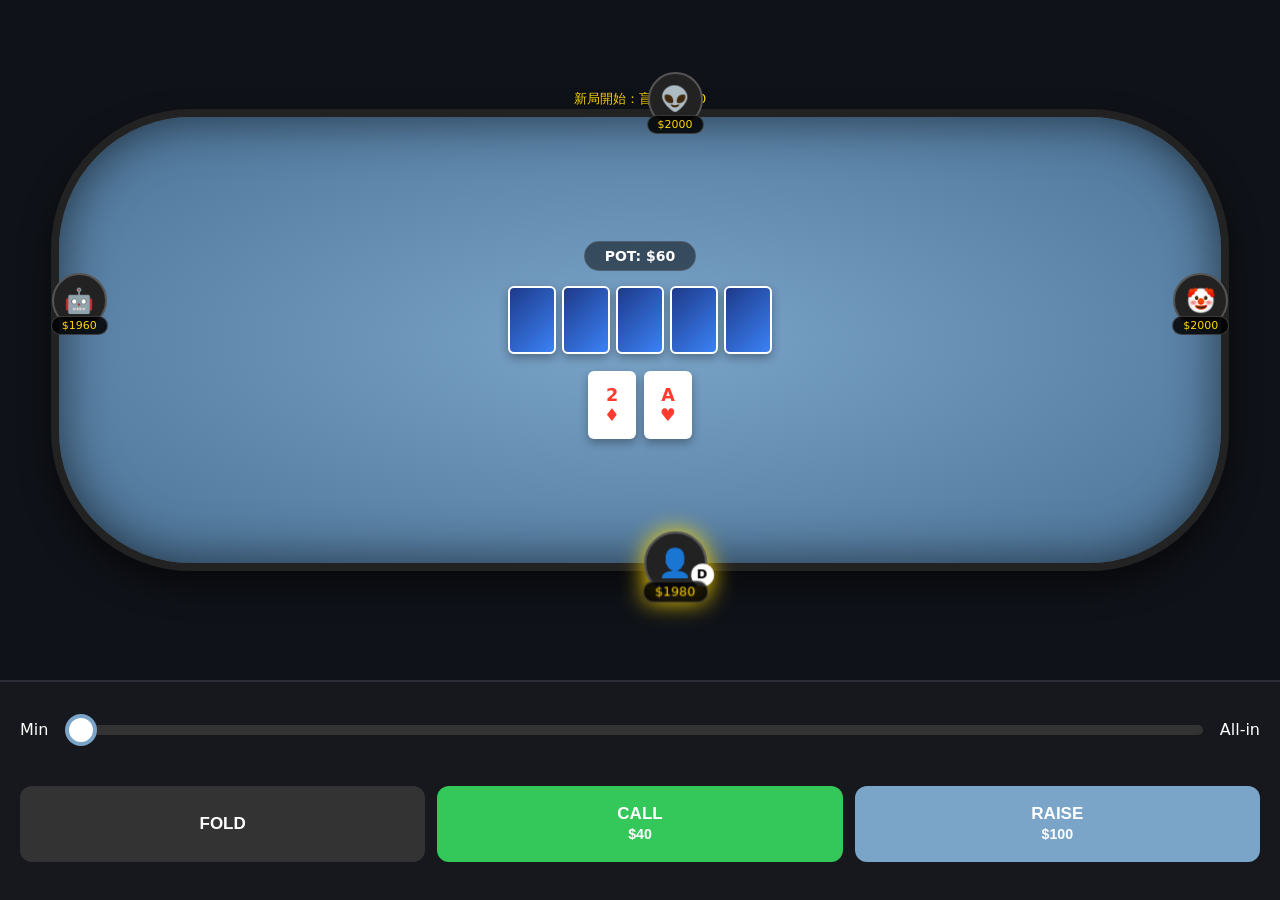
<file: index.html>
<!DOCTYPE html>
<html lang="zh-TW">
<head>
    <meta charset="UTF-8">
    <meta name="viewport" content="width=device-width, initial-scale=1.0, maximum-scale=1.0, user-scalable=no">
    <title>Nebula Casino | Pro Hold'em</title>
    <style>
        :root {
            --foggy-blue: #7ba4c9;
            --foggy-dark: #4a7296;
            --glass: rgba(255, 255, 255, 0.12);
            --upoker-green: #34C759;
            --upoker-red: #FF3B30;
            --gold: #FFD700;
        }

        * { box-sizing: border-box; -webkit-tap-highlight-color: transparent; }
        body {
            margin: 0; padding: 0; background: #0f1218;
            font-family: -apple-system, system-ui, sans-serif; height: 100vh;
            display: flex; flex-direction: column; color: white; overflow: hidden;
        }

        /* --- 專業橢圓牌桌 --- */
        .table-container {
            flex: 1; position: relative; display: flex; 
            justify-content: center; align-items: center;
        }

        .poker-table {
            width: 92%; height: 68%;
            background: radial-gradient(ellipse at center, var(--foggy-blue) 0%, var(--foggy-dark) 100%);
            border-radius: 140px;
            border: 8px solid #222;
            box-shadow: 0 0 50px rgba(0,0,0,0.6) inset, 0 15px 30px rgba(0,0,0,0.5);
            position: relative;
            display: flex; flex-direction: column; align-items: center; justify-content: center;
        }

        /* --- 座位系統 --- */
        .seat {
            position: absolute; width: 70px; display: flex; flex-direction: column; align-items: center;
            transition: all 0.3s;
        }
        .seat.active { transform: scale(1.15); filter: drop-shadow(0 0 10px var(--gold)); }
        .seat.pos-0 { bottom: -35px; } /* 玩家 (Hero) */
        .seat.pos-1 { left: -15px; top: 35%; }
        .seat.pos-2 { top: -45px; }
        .seat.pos-3 { right: -15px; top: 35%; }
        
        .avatar {
            width: 55px; height: 55px; border-radius: 50%; background: #222;
            border: 2px solid #555; display: flex; align-items: center; justify-content: center;
            font-size: 24px; position: relative;
        }
        .chip-badge {
            background: rgba(0,0,0,0.85); padding: 2px 10px; border-radius: 10px;
            font-size: 11px; margin-top: -12px; z-index: 5; border: 1px solid rgba(255,255,255,0.2);
            color: var(--gold);
        }
        .dealer-btn {
            position: absolute; width: 20px; height: 20px; background: white; color: black;
            border-radius: 50%; font-size: 11px; font-weight: 900; line-height: 20px; 
            text-align: center; right: -8px; bottom: 5px;
        }

        /* --- 牌桌中央 --- */
        .pot-box {
            background: rgba(0,0,0,0.5); padding: 6px 20px; border-radius: 20px;
            font-size: 14px; font-weight: bold; margin-bottom: 15px; border: 1px solid var(--glass);
        }
        .community-cards { display: flex; gap: 6px; min-height: 70px; }
        .card {
            width: 48px; height: 68px; background: white; border-radius: 6px;
            display: flex; flex-direction: column; align-items: center; justify-content: center;
            font-weight: 800; color: #222; font-size: 1.1rem;
            box-shadow: 0 4px 10px rgba(0,0,0,0.3);
            animation: cardPop 0.3s ease-out;
        }
        .card.red { color: var(--upoker-red); }
        .card.back { background: linear-gradient(135deg, #1e3a8a, #3b82f6); border: 2px solid white; color: transparent; }

        @keyframes cardPop { from { transform: translateY(20px); opacity: 0; } to { transform: translateY(0); opacity: 1; } }

        /* --- 玩家底牌 (Hero) --- */
        .hero-hand { display: flex; gap: 8px; margin-top: 15px; }

        /* --- 底部控制面板 --- */
        .action-panel {
            height: 220px; background: #16181d; border-top: 2px solid #2a2d35;
            padding: 15px 20px; display: flex; flex-direction: column; justify-content: space-around;
        }
        
        .slider-row { display: flex; align-items: center; gap: 15px; }
        input[type=range] { flex: 1; height: 10px; background: #333; border-radius: 5px; -webkit-appearance: none; }
        input[type=range]::-webkit-slider-thumb {
            -webkit-appearance: none; width: 32px; height: 32px; background: white; border-radius: 50%; border: 4px solid var(--foggy-blue);
        }

        .btn-row { display: grid; grid-template-columns: 1fr 1fr 1fr; gap: 12px; }
        .act-btn {
            border: none; padding: 18px 0; border-radius: 12px; font-size: 17px; font-weight: bold;
            color: white; cursor: pointer; transition: 0.1s;
        }
        .act-btn:disabled { opacity: 0.3; cursor: not-allowed; }
        .act-btn.fold { background: #333; }
        .act-btn.call { background: var(--upoker-green); }
        .act-btn.raise { background: var(--foggy-blue); }

        #game-log {
            position: fixed; top: 10%; width: 100%; text-align: center;
            font-size: 13px; color: var(--gold); text-shadow: 0 0 5px black;
        }
    </style>
</head>
<body>

<div id="game-log">等待新局開始...</div>

<div class="table-container">
    <div class="poker-table">
        <div id="seats-layer"></div>

        <div class="pot-box">POT: $<span id="main-pot">0</span></div>
        <div class="community-cards" id="comm-cards"></div>
        
        <div class="hero-hand" id="hero-cards"></div>
    </div>
</div>

<div class="action-panel">
    <div class="slider-row">
        <span id="min-raise">Min</span>
        <input type="range" id="raise-slider" min="100" max="1000" value="100" oninput="document.getElementById('raise-amount').innerText = this.value">
        <span>All-in</span>
    </div>
    
    <div class="btn-row">
        <button class="act-btn fold" onclick="game.handleAction('FOLD')">FOLD</button>
        <button class="act-btn call" onclick="game.handleAction('CALL')" id="call-btn">CHECK</button>
        <button class="act-btn raise" onclick="game.handleAction('RAISE')" id="raise-btn">RAISE<br><small>$<span id="raise-amount">100</span></small></button>
    </div>
</div>

<script>
    const SUITS = {S:'♠', H:'♥', D:'♦', C:'♣'};
    const RANKS = ['2','3','4','5','6','7','8','9','T','J','Q','K','A'];

    class PokerEngine {
        constructor() {
            this.players = [
                { id: 0, name: 'You', chips: 2000, isHero: true, avatar: '👤' },
                { id: 1, name: 'Bot A', chips: 2000, isHero: false, avatar: '🤖' },
                { id: 2, name: 'Bot B', chips: 2000, isHero: false, avatar: '👽' },
                { id: 3, name: 'Bot C', chips: 2000, isHero: false, avatar: '🤡' }
            ];
            this.pot = 0;
            this.deck = [];
            this.commCards = [];
            this.dealerIdx = 0;
            this.activeIdx = 0;
            this.currentCall = 0;
            this.phase = 'PREFLOP'; // PREFLOP, FLOP, TURN, RIVER, SHOWDOWN
            this.initRound();
        }

        initRound() {
            this.deck = [];
            for (let r of RANKS) for (let s in SUITS) this.deck.push({r, s});
            this.deck.sort(() => Math.random() - 0.5);
            
            this.commCards = [];
            this.pot = 0;
            this.currentCall = 40; // 大盲 40
            this.phase = 'PREFLOP';
            
            // 盲注扣除 (簡化版：Hero 固定小盲，Next 固定大盲)
            this.players[0].chips -= 20;
            this.players[1].chips -= 40;
            this.pot = 60;
            
            this.players.forEach(p => p.hand = [this.deck.pop(), this.deck.pop()]);
            this.activeIdx = 0; // 玩家開始
            this.render();
            this.log(`新局開始：盲注 20/40`);
        }

        render() {
            // 渲染座位
            const layer = document.getElementById('seats-layer');
            layer.innerHTML = this.players.map((p, i) => `
                <div class="seat pos-${i} ${this.activeIdx === i ? 'active' : ''}">
                    <div class="avatar">${p.avatar} ${this.dealerIdx === i ? '<div class="dealer-btn">D</div>' : ''}</div>
                    <div class="chip-badge">$${p.chips}</div>
                </div>
            `).join('');

            // 渲染公牌
            const commDiv = document.getElementById('comm-cards');
            commDiv.innerHTML = this.commCards.map(c => this.cardHTML(c)).join('') + 
                               Array(5 - this.commCards.length).fill('<div class="card back"></div>').join('');

            // 渲染玩家底牌
            const heroDiv = document.getElementById('hero-cards');
            heroDiv.innerHTML = this.players[0].hand.map(c => this.cardHTML(c)).join('');

            document.getElementById('main-pot').innerText = this.pot;
            document.getElementById('call-btn').innerHTML = this.currentCall > 0 ? `CALL<br><small>$${this.currentCall}</small>` : "CHECK";
        }

        cardHTML(card) {
            const isRed = (card.s === 'H' || card.s === 'D');
            return `<div class="card ${isRed ? 'red' : ''}">
                        <div>${card.r === 'T' ? '10' : card.r}</div>
                        <div>${SUITS[card.s]}</div>
                    </div>`;
        }

        handleAction(type) {
            if (this.activeIdx !== 0) return; // 不是玩家回合

            if (type === 'FOLD') this.initRound();
            if (type === 'CALL') {
                this.players[0].chips -= this.currentCall;
                this.pot += this.currentCall;
            }
            if (type === 'RAISE') {
                const amt = parseInt(document.getElementById('raise-slider').value);
                this.players[0].chips -= amt;
                this.pot += amt;
            }

            this.log("等待對手發言...");
            this.activeIdx = 1; 
            this.render();
            
            // 模擬機器人動作
            setTimeout(() => this.botTurn(), 1000);
        }

        botTurn() {
            // 簡化：機器人全部跟注
            for(let i=1; i<4; i++) {
                this.players[i].chips -= 40;
                this.pot += 40;
            }
            this.nextPhase();
        }

        nextPhase() {
            if (this.phase === 'PREFLOP') {
                this.phase = 'FLOP';
                this.commCards.push(this.deck.pop(), this.deck.pop(), this.deck.pop());
            } else if (this.phase === 'FLOP') {
                this.phase = 'TURN';
                this.commCards.push(this.deck.pop());
            } else if (this.phase === 'TURN') {
                this.phase = 'RIVER';
                this.commCards.push(this.deck.pop());
            } else {
                this.log("結算完成，新局開始");
                return setTimeout(() => this.initRound(), 2000);
            }
            
            this.activeIdx = 0;
            this.currentCall = 0;
            this.log(`進入階段：${this.phase}`);
            this.render();
        }

        log(msg) {
            document.getElementById('game-log').innerText = msg;
        }
    }

    const game = new PokerEngine();
</script>

</body>
</html>
</file>
